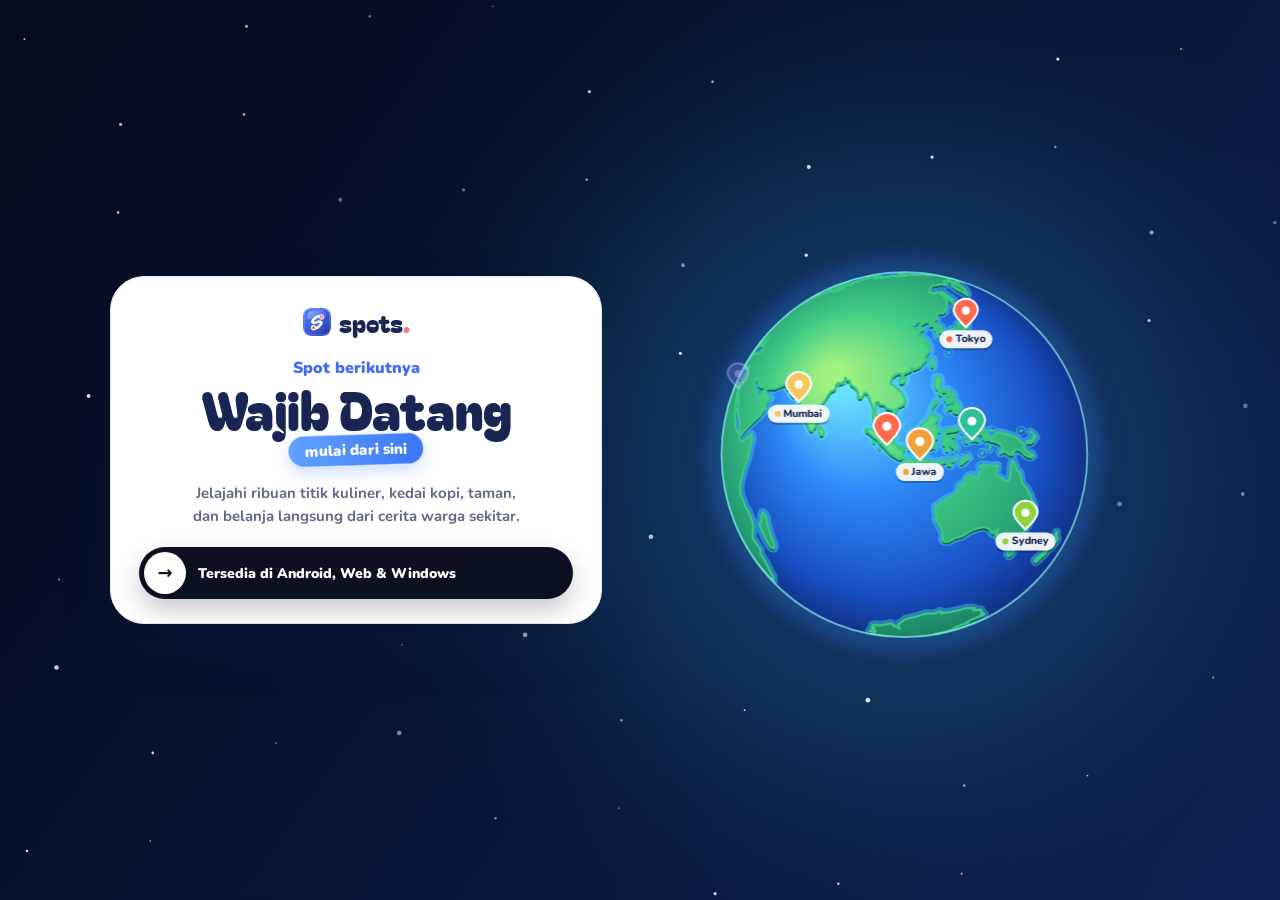
<file: site/index.html>
<!doctype html>
<html lang="id">
<head>
  <meta charset="utf-8">
  <meta name="viewport" content="width=device-width, initial-scale=1, viewport-fit=cover">
  <title>Spots — Wajib Datang Mulai dari Sini</title>
  <meta name="description" content="Spots: temukan kedai kopi, kuliner warga lokal, peta sekitar, dan jajan langsung dari cerita jujur orang sekitar.">
  <link rel="icon" href="app_icon.svg">
  <link rel="preconnect" href="https://fonts.googleapis.com">
  <link rel="preconnect" href="https://fonts.gstatic.com" crossorigin>
  <link href="https://fonts.googleapis.com/css2?family=Bagel+Fat+One&family=Nunito:wght@700;800;900&display=swap" rel="stylesheet">
  <link rel="stylesheet" href="style.css">
</head>
<body class="space-landing">
  <canvas id="space-bg" class="space-bg" aria-hidden="true"></canvas>

  <main class="landing-shell">
    <section class="glass-hero-card">
      <div class="brand-pill">
        <img src="app_icon.svg" alt="" width="28" height="28">
        <span>spots<b>.</b></span>
      </div>
      <p class="kicker">Spot berikutnya</p>
      <h1 class="sticker-title">Wajib Datang</h1>
      <span class="highlight-pill">mulai dari sini</span>
      <p class="lead">Jelajahi ribuan titik kuliner, kedai kopi, taman, dan belanja langsung dari cerita warga sekitar.</p>
      <div class="cta-dark-pill">
        <span class="cta-arrow" aria-hidden="true">&rarr;</span>
        <span>Tersedia di Android, Web &amp; Windows</span>
      </div>
    </section>

    <section class="globe-stage" aria-label="Ilustrasi Globe Bumi 3D Spots dengan pin lokasi">
      <canvas id="earth-globe"></canvas>
      <div id="globe-chips" aria-hidden="true"></div>
    </section>
  </main>

  <script src="globe.js"></script>
</body>
</html>
</file>
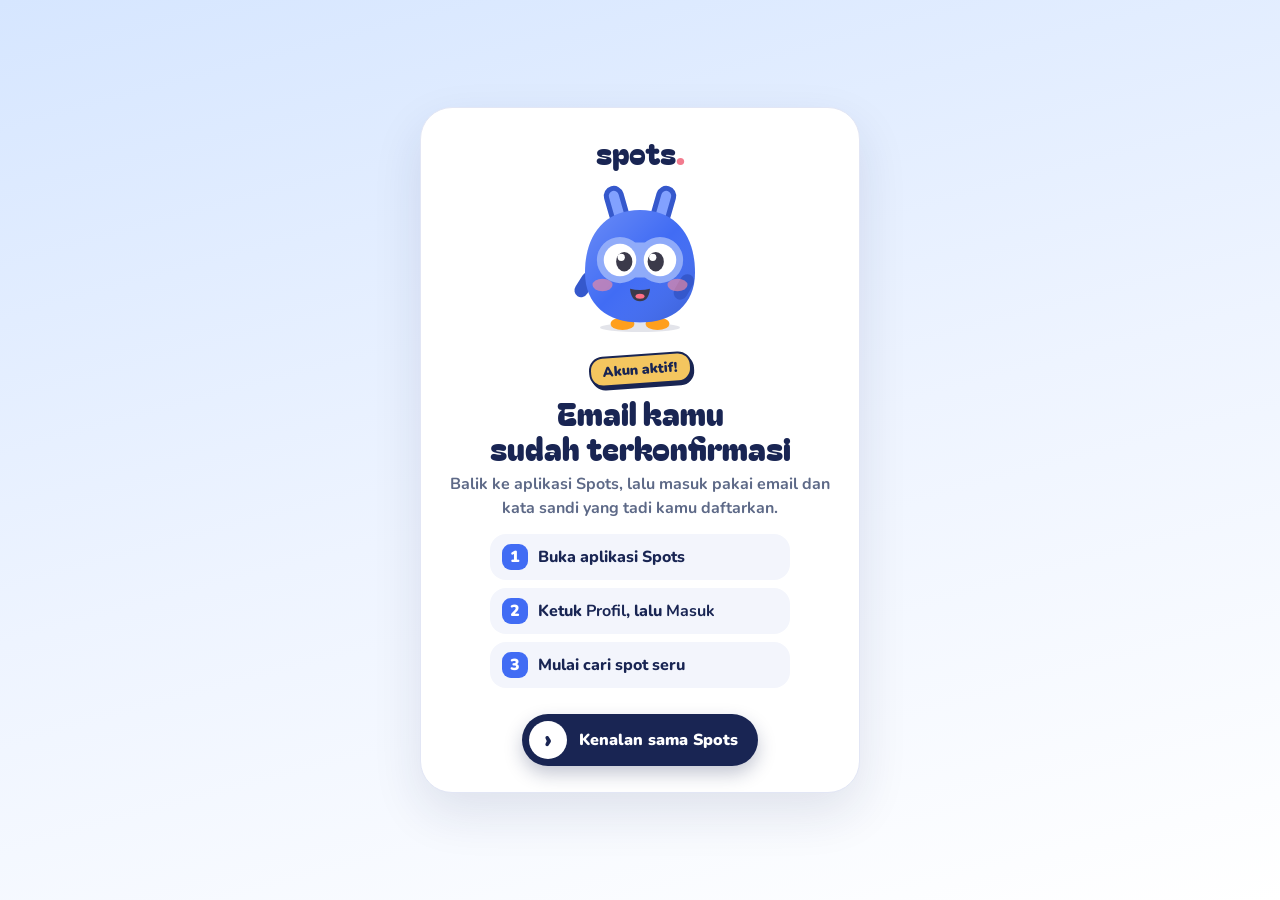
<file: site/confirm/index.html>
<!doctype html>
<html lang="id">
<head>
  <meta charset="utf-8">
  <meta name="viewport" content="width=device-width, initial-scale=1, viewport-fit=cover">
  <title>Konfirmasi Email · Spots</title>
  <meta name="robots" content="noindex">
  <link rel="icon" href="../piko.svg">
  <link rel="preconnect" href="https://fonts.googleapis.com">
  <link rel="preconnect" href="https://fonts.gstatic.com" crossorigin>
  <link href="https://fonts.googleapis.com/css2?family=Bagel+Fat+One&family=Nunito:wght@700;800;900&display=swap" rel="stylesheet">
  <link rel="stylesheet" href="../style.css">
</head>
<body>
  <main class="card" aria-live="polite">
    <a class="logo" href="../">spots<span>.</span></a>

    <div class="stage">
      <img class="piko" src="../piko.svg" alt="">
      <div class="confetti" aria-hidden="true"></div>
    </div>

    <section id="checking">
      <h1>Sebentar…</h1>
      <p>Lagi ngecek link konfirmasimu.</p>
    </section>

    <section id="ok" hidden>
      <span class="sticker">Akun aktif!</span>
      <h1>Email kamu sudah terkonfirmasi</h1>
      <p>Balik ke aplikasi Spots, lalu masuk pakai email dan kata sandi yang tadi kamu daftarkan.</p>
      <ol class="steps">
        <li><span>Buka aplikasi Spots</span></li>
        <li><span>Ketuk <b>Profil</b>, lalu <b>Masuk</b></span></li>
        <li><span>Mulai cari spot seru</span></li>
      </ol>
    </section>

    <section id="expired" hidden>
      <span class="sticker warn">Link kedaluwarsa</span>
      <h1>Link ini sudah tidak berlaku</h1>
      <p id="reason">Link konfirmasi hanya bisa dipakai sekali dan ada batas waktunya.</p>
      <p>Buka aplikasi Spots dan daftar lagi dengan email yang sama. Kami kirim link baru.</p>
    </section>

    <a class="pill" href="../">
      <span class="arrow" aria-hidden="true">›</span>
      Kenalan sama Spots
    </a>
  </main>

  <script>
    (function () {
      var hash = new URLSearchParams(location.hash.replace(/^#/, ''));
      var query = new URLSearchParams(location.search);
      var error = hash.get('error') || query.get('error');
      var description = hash.get('error_description') || query.get('error_description');

      // Token di URL tidak dibutuhkan halaman ini. Hapus supaya tidak ikut tersalin.
      if (location.hash || location.search) {
        history.replaceState(null, '', location.pathname);
      }

      document.getElementById('checking').hidden = true;
      if (error) {
        document.getElementById('expired').hidden = false;
        document.body.classList.add('sad');
        if (description) {
          document.getElementById('reason').textContent =
            description.indexOf('expired') >= 0 || description.indexOf('invalid') >= 0
              ? 'Link ini sudah dipakai atau sudah lewat batas waktunya.'
              : description;
        }
      } else {
        document.getElementById('ok').hidden = false;
        document.body.classList.add('happy');
        var colors = ['#f27b8e', '#f4c65f', '#416cf4', '#2cc197', '#8b6cf3'];
        var box = document.querySelector('.confetti');
        for (var i = 0; i < 28; i++) {
          var piece = document.createElement('i');
          piece.style.left = Math.random() * 100 + '%';
          piece.style.background = colors[i % colors.length];
          piece.style.animationDelay = Math.random() * .6 + 's';
          box.appendChild(piece);
        }
      }
    })();
  </script>
</body>
</html>
</file>
<file: site/style.css>
:root {
  --ink: #192553;
  --muted: #5d6987;
  --bg: #f3f5fc;
  --card: #ffffff;
  --blue: #416cf4;
  --coral: #f27b8e;
  --yellow: #f4c65f;
  --mint: #2cc197;
  --line: #e2e6f5;
  color-scheme: light;
}
* { box-sizing: border-box; }
html, body { margin: 0; min-height: 100%; }
body {
  font-family: "Nunito", system-ui, sans-serif;
  color: var(--ink);
  background: linear-gradient(165deg, #d6e6ff 0%, #eef4ff 52%, #ffffff 100%);
  min-height: 100dvh;
  display: grid;
  place-items: center;
  padding: max(20px, env(safe-area-inset-top)) max(16px, env(safe-area-inset-right))
    max(20px, env(safe-area-inset-bottom)) max(16px, env(safe-area-inset-left));
}
.card {
  width: min(440px, 100%);
  background: #ffffff;
  border: 1.5px solid var(--line);
  border-radius: 32px;
  box-shadow: 0 20px 50px rgba(25, 37, 83, .11);
  padding: 22px 24px 26px;
  text-align: center;
  position: relative;
  overflow: hidden;
}
body.space-landing {
  background: #060c22;
}
.space-bg {
  position: fixed;
  inset: 0;
  width: 100%;
  height: 100%;
  z-index: -1;
  display: block;
}
.globe-stage {
  position: relative;
  height: clamp(320px, 52vh, 470px);
  width: 100%;
  margin: 0 auto;
  touch-action: pan-y;
  cursor: grab;
}
.globe-stage:active { cursor: grabbing; }
.globe-stage canvas {
  width: 100%;
  height: 100%;
  display: block;
}
.globe-chip {
  position: absolute;
  display: flex;
  align-items: center;
  gap: 8px;
  max-width: 170px;
  padding: 6px 11px 6px 7px;
  border-radius: 99px;
  background: #ffffff;
  border: 1.2px solid var(--line);
  box-shadow: 0 8px 20px rgba(4, 10, 28, 0.28);
  pointer-events: none;
}
.globe-chip-dot {
  width: 12px;
  height: 12px;
  border-radius: 50%;
  flex: none;
  border: 2px solid #fff;
}
.globe-chip b {
  display: block;
  font-size: 11.5px;
  font-weight: 900;
  line-height: 1.1;
  color: var(--ink);
  white-space: nowrap;
  overflow: hidden;
  text-overflow: ellipsis;
}
.globe-chip small {
  display: block;
  font-size: 10px;
  font-weight: 800;
  line-height: 1.15;
  color: var(--muted);
  white-space: nowrap;
  overflow: hidden;
  text-overflow: ellipsis;
}
.landing-shell {
  width: min(1060px, 100%);
  display: grid;
  grid-template-columns: 1fr;
  gap: 24px;
  align-items: center;
}
@media (min-width: 860px) {
  .landing-shell { grid-template-columns: 1fr 1.08fr; gap: 36px; }
  .glass-hero-card { text-align: left; align-items: flex-start; }
}
.glass-hero-card {
  display: flex;
  flex-direction: column;
  align-items: center;
  text-align: center;
  background: #ffffff;
  border: 1.5px solid var(--line);
  border-radius: 34px;
  box-shadow: 0 24px 54px rgba(25, 37, 83, .13);
  padding: 28px 28px 24px;
}
.brand-pill {
  display: inline-flex;
  align-items: center;
  gap: 8px;
  font-family: "Bagel Fat One", sans-serif;
  font-size: 24px;
  color: var(--ink);
  margin-bottom: 16px;
}
.brand-pill img { border-radius: 8px; }
.brand-pill b { color: var(--coral); font-weight: 400; }
.kicker {
  font-size: 16px;
  font-weight: 900;
  color: var(--blue);
  margin: 0 0 2px;
}
.sticker-title {
  font-size: clamp(38px, 6vw, 52px);
  line-height: 1.04;
  margin: 0;
  color: var(--ink);
  -webkit-text-stroke: 6px #fff;
  paint-order: stroke fill;
}
.highlight-pill {
  display: inline-block;
  transform: rotate(-1.8deg) translateY(-2px);
  padding: 5px 16px;
  border-radius: 99px;
  background: linear-gradient(90deg, #62a2ff, #3b76f6);
  color: #fff;
  font-weight: 900;
  font-size: 15px;
  border: 1.5px solid rgba(255, 255, 255, .6);
  box-shadow: 0 6px 16px rgba(59, 118, 246, .24);
  margin-bottom: 14px;
}
.lead { font-size: 15px; max-width: 38ch; margin: 0 0 20px; }
.cta-dark-pill {
  display: flex;
  align-items: center;
  gap: 12px;
  width: 100%;
  height: 52px;
  padding: 5px 18px 5px 5px;
  border-radius: 99px;
  background: #0b1120;
  color: #fff;
  font-weight: 900;
  font-size: 14px;
  box-shadow: 0 12px 26px rgba(11, 17, 32, .22);
}
.cta-arrow {
  width: 42px; height: 42px;
  border-radius: 50%;
  background: #fff;
  color: #0b1120;
  display: grid; place-items: center;
  font-size: 18px;
  flex: none;
}
.collage-stage {
  position: relative;
  height: 390px;
  width: min(440px, 100%);
  margin: 0 auto;
}
.glass-aura {
  position: absolute;
  inset: 26px 20px;
  border-radius: 46% 38% 50% 34%;
  transform: rotate(-5deg);
  background: linear-gradient(135deg, rgba(255,255,255,.66), rgba(98,162,255,.28));
  border: 1.5px solid rgba(255,255,255,.76);
  backdrop-filter: blur(12px);
}
.polaroid {
  position: absolute;
  margin: 0;
  background: rgba(255,255,255,.94);
  border: 1.5px solid #fff;
  border-radius: 22px;
  padding: 7px 7px 10px;
  box-shadow: 0 16px 30px rgba(25,37,83,.16);
}
.polaroid img {
  width: 100%;
  border-radius: 15px;
  object-fit: cover;
  display: block;
}
.polaroid figcaption {
  margin-top: 6px;
  padding: 0 4px;
  font-size: 12px;
  font-weight: 900;
  color: var(--ink);
}
.polaroid-a { left: 10px; top: 18px; width: 210px; transform: rotate(-3.5deg); }
.polaroid-a img { height: 148px; }
.polaroid-b { right: 10px; bottom: 18px; width: 196px; transform: rotate(3.8deg); }
.polaroid-b img { height: 152px; }
.glass-note {
  position: absolute;
  background: rgba(255,255,255,.90);
  backdrop-filter: blur(14px);
  border: 1.5px solid #fff;
  border-radius: 20px;
  padding: 10px 14px;
  font-size: 13px;
  font-weight: 900;
  color: var(--ink);
  box-shadow: 0 10px 22px rgba(25,37,83,.12);
}
.note-top { right: 8px; top: 16px; transform: rotate(3deg); }
.note-bottom { left: 16px; bottom: 28px; transform: rotate(-3deg); color: var(--blue); }
.credit-line {
  margin: 14px 0 0 !important;
  font-size: 11.5px !important;
  font-weight: 700;
  color: var(--muted);
}
.logo {
  display: inline-block;
  font-family: "Bagel Fat One", "Nunito", sans-serif;
  font-size: 30px;
  color: var(--ink);
  text-decoration: none;
  letter-spacing: -.5px;
}
.logo span { color: var(--coral); }
.stage { position: relative; height: 170px; margin: 6px 0 4px; }
.piko {
  width: 150px;
  height: auto;
  transform-origin: 50% 100%;
  animation: bob 2.6s ease-in-out infinite;
}
.happy .piko { animation: hop 1s cubic-bezier(.3, 1.6, .5, 1) 2, bob 2.6s ease-in-out 2s infinite; }
.sad .piko { filter: saturate(.85); transform: rotate(-6deg); animation: none; }
@keyframes bob {
  0%, 100% { transform: translateY(0) scaleY(1); }
  50% { transform: translateY(-5px) scaleY(1.03); }
}
@keyframes hop {
  0% { transform: translateY(0) scale(1.08, .9); }
  40% { transform: translateY(-26px) scale(.95, 1.06); }
  80% { transform: translateY(0) scale(1.06, .94); }
  100% { transform: translateY(0) scale(1); }
}
h1 {
  font-family: "Bagel Fat One", "Nunito", sans-serif;
  font-weight: 400;
  font-size: clamp(26px, 6vw, 32px);
  line-height: 1.08;
  margin: 10px 0 8px;
  text-wrap: balance;
}
p { font-size: 16px; font-weight: 700; color: var(--muted); line-height: 1.5; margin: 0 0 10px; }
.sticker {
  display: inline-block;
  transform: rotate(-4deg);
  background: var(--yellow);
  border: 2px solid var(--ink);
  box-shadow: 2px 3px 0 var(--ink);
  border-radius: 14px;
  padding: 4px 12px;
  font-weight: 900;
  font-size: 14px;
}
.sticker.warn { background: #ffd2d8; }
.steps {
  text-align: left;
  margin: 14px auto 18px;
  padding: 0;
  list-style: none;
  counter-reset: step;
  display: grid;
  gap: 8px;
  max-width: 300px;
}
.steps li {
  counter-increment: step;
  display: flex;
  align-items: center;
  gap: 10px;
  font-weight: 800;
  background: var(--bg);
  border-radius: 16px;
  padding: 10px 12px;
}
.steps li::before {
  content: counter(step);
  display: grid;
  place-items: center;
  width: 26px;
  height: 26px;
  border-radius: 9px;
  background: var(--blue);
  color: #fff;
  font-weight: 900;
  flex: none;
}
.pill {
  display: inline-flex;
  align-items: center;
  gap: 12px;
  margin-top: 8px;
  padding: 7px 20px 7px 7px;
  border-radius: 40px;
  background: var(--ink);
  color: #fff;
  font-weight: 900;
  text-decoration: none;
  box-shadow: 0 8px 18px rgba(25, 37, 83, .25);
  transition: transform .15s ease;
}
.pill:hover { transform: translateY(-2px); }
.pill:focus-visible { outline: 3px solid var(--yellow); outline-offset: 3px; }
.arrow {
  display: grid;
  place-items: center;
  width: 38px;
  height: 38px;
  border-radius: 50%;
  background: #fff;
  color: var(--ink);
  font-size: 26px;
  line-height: 1;
}
.confetti { position: absolute; inset: -40px -20px 0; pointer-events: none; }
.confetti i {
  position: absolute;
  top: 0;
  width: 9px;
  height: 6px;
  border-radius: 2px;
  opacity: 0;
  animation: fall 2.4s ease-in forwards;
}
@keyframes fall {
  0% { opacity: 1; transform: translateY(0) rotate(0); }
  100% { opacity: 0; transform: translateY(260px) rotate(540deg); }
}
.small { font-size: 13px; color: var(--muted); margin-top: 14px; }
@media (prefers-reduced-motion: reduce) {
  .piko, .happy .piko { animation: none; }
  .confetti { display: none; }
}
</file>
